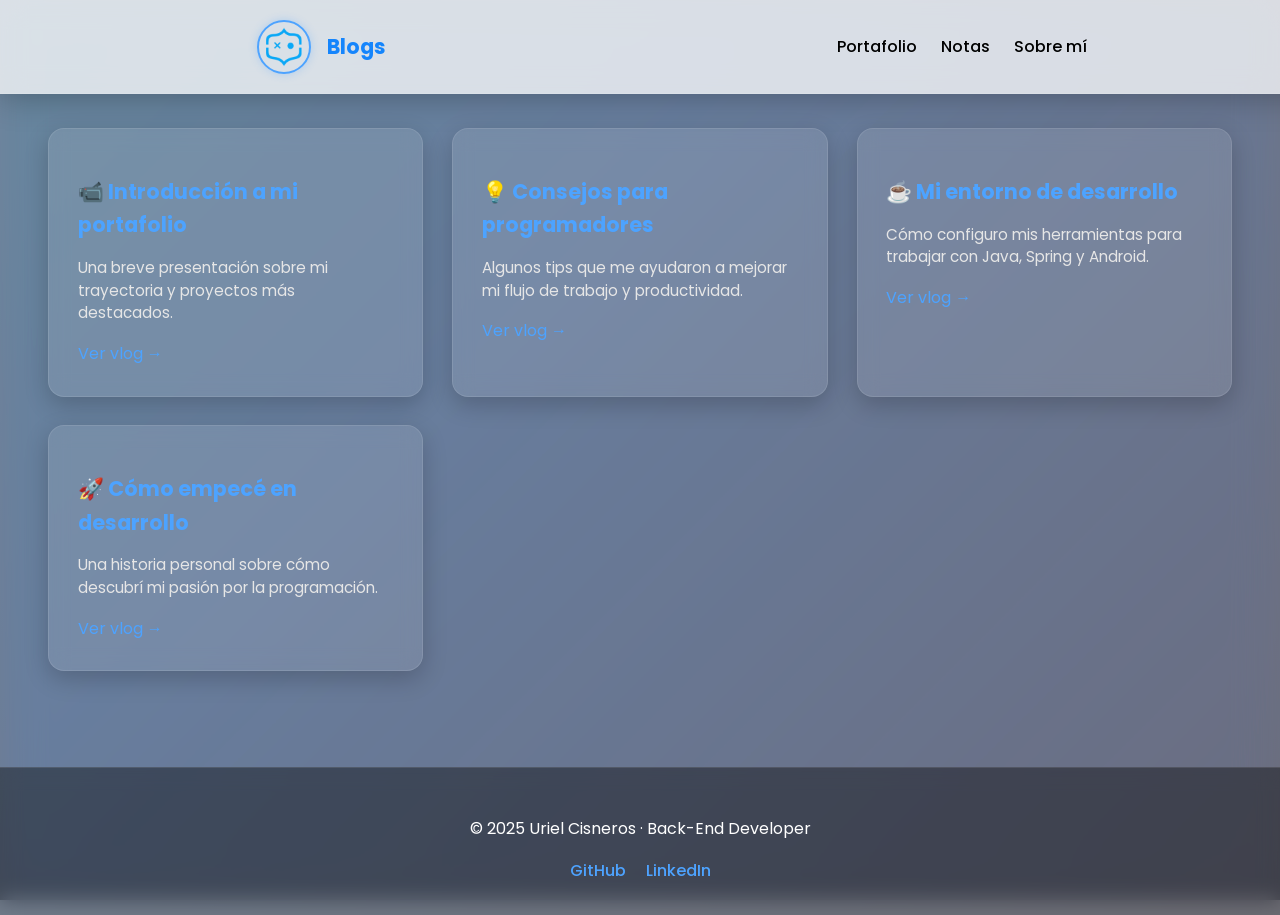
<file: blog.html>
<!DOCTYPE html>
<html lang="es">
<head>
  <meta charset="UTF-8" />
  <meta name="viewport" content="width=device-width, initial-scale=1" />
  <title>Vlogs - Uriel Cisneros</title>
  <link rel="stylesheet" href="style_blog.css" />
  <link href="https://fonts.googleapis.com/css2?family=Poppins:wght@300;400;600&display=swap" rel="stylesheet" />
</head>
<body>
  <header class="header">
    <div class="logo-container">
      <img src="media/icon_logo.png" alt="Logo" class="logo" />
      <h1>Blogs</h1>
    </div>
    <nav class="navbar">
      <ul>
        <li><a href="index.html">Portafolio</a></li>
        <li><a href="notas.html">Notas</a></li>
        <li><a href="#about">Sobre mí</a></li>
      </ul>
    </nav>
  </header>

  <main class="blog-section">
    <div class="blog-card">
      <h2>📹 Introducción a mi portafolio</h2>
      <p>Una breve presentación sobre mi trayectoria y proyectos más destacados.</p>
      <a href="vlogs/intro.html">Ver vlog →</a>
    </div>

    <div class="blog-card">
      <h2>💡 Consejos para programadores</h2>
      <p>Algunos tips que me ayudaron a mejorar mi flujo de trabajo y productividad.</p>
      <a href="vlogs/tips.html">Ver vlog →</a>
    </div>

    <div class="blog-card">
      <h2>☕ Mi entorno de desarrollo</h2>
      <p>Cómo configuro mis herramientas para trabajar con Java, Spring y Android.</p>
      <a href="vlogs/setup.html">Ver vlog →</a>
    </div>

    <div class="blog-card">
      <h2>🚀 Cómo empecé en desarrollo</h2>
      <p>Una historia personal sobre cómo descubrí mi pasión por la programación.</p>
      <a href="vlogs/historia.html">Ver vlog →</a>
    </div>
  </main>

  <footer class="site-footer">
    <p>© 2025 Uriel Cisneros · Back-End Developer</p>
    <div class="footer-links">
      <a href="https://github.com/EncodeGeminis" target="_blank">GitHub</a>
      <a href="https://www.linkedin.com/in/jorge-uriel-cisneros-martinez-8104a3252/" target="_blank">LinkedIn</a>
    </div>
  </footer>
</body>
</html>
</file>
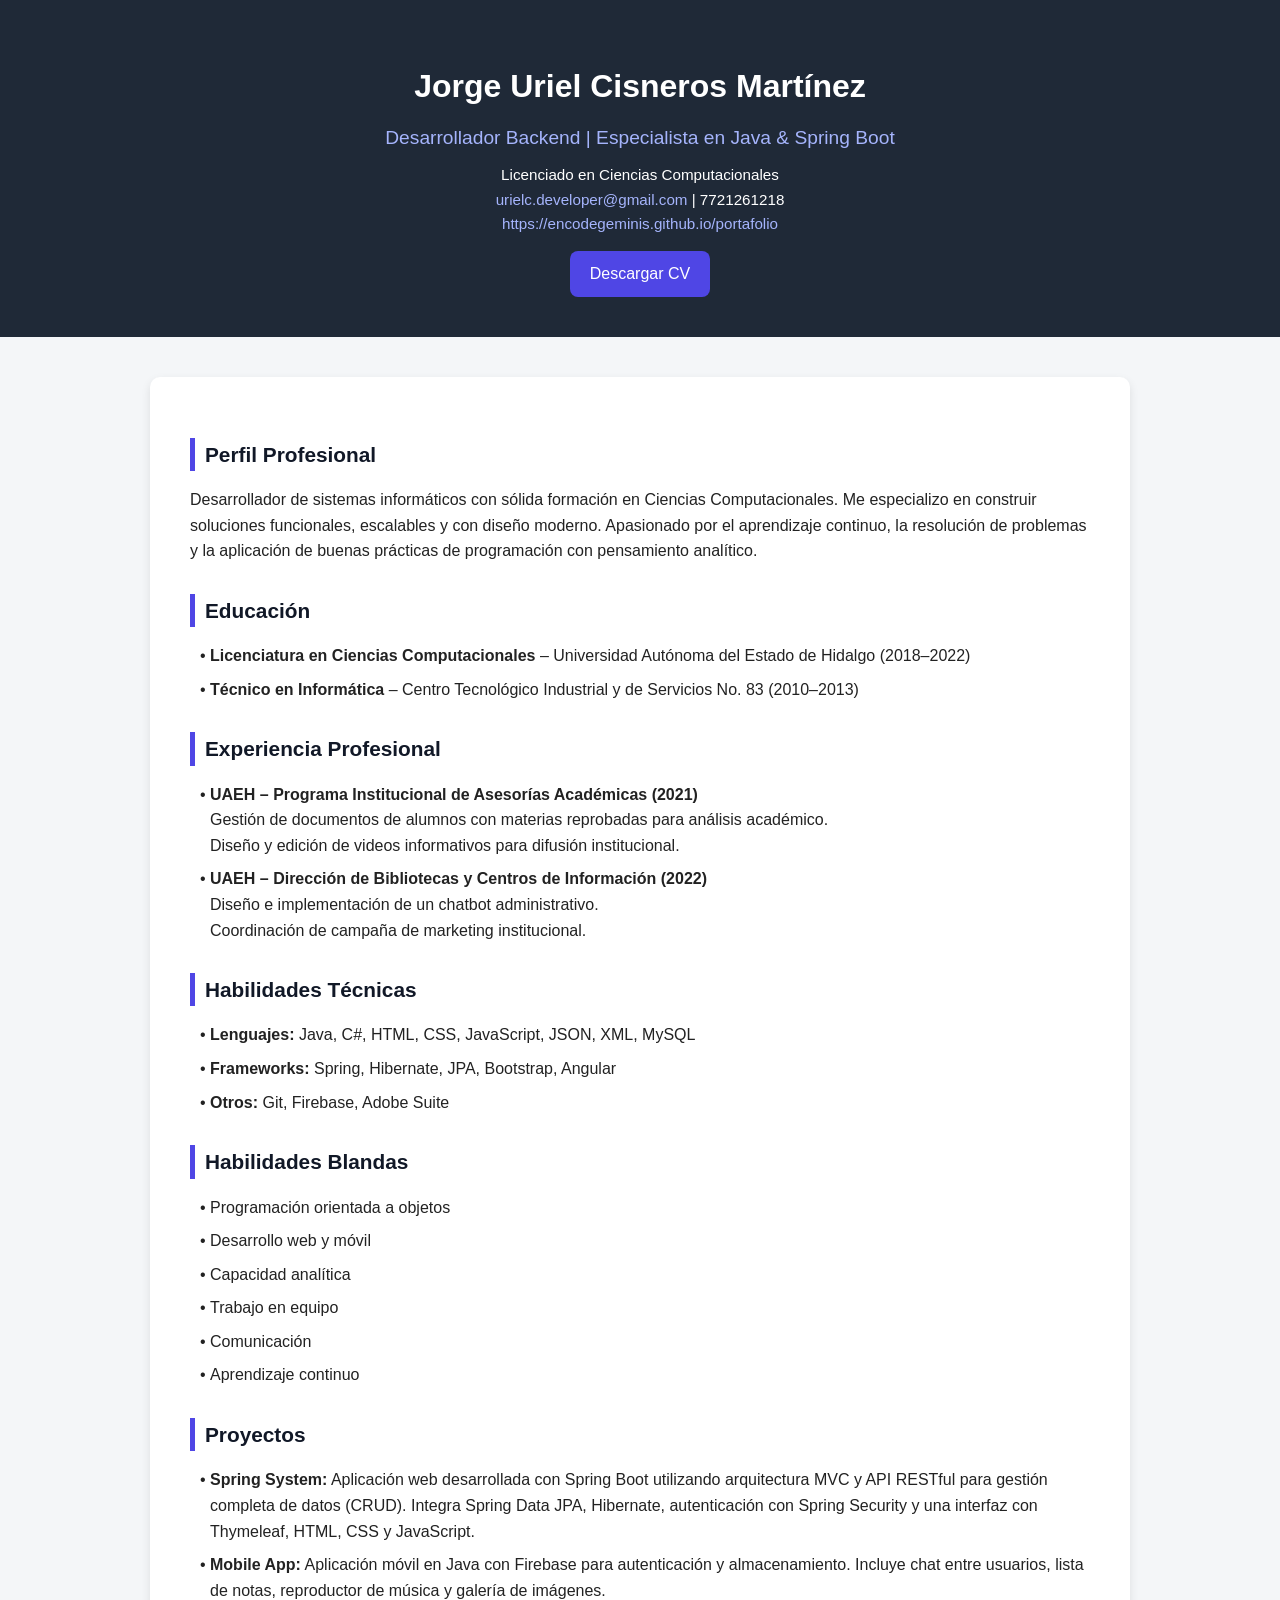
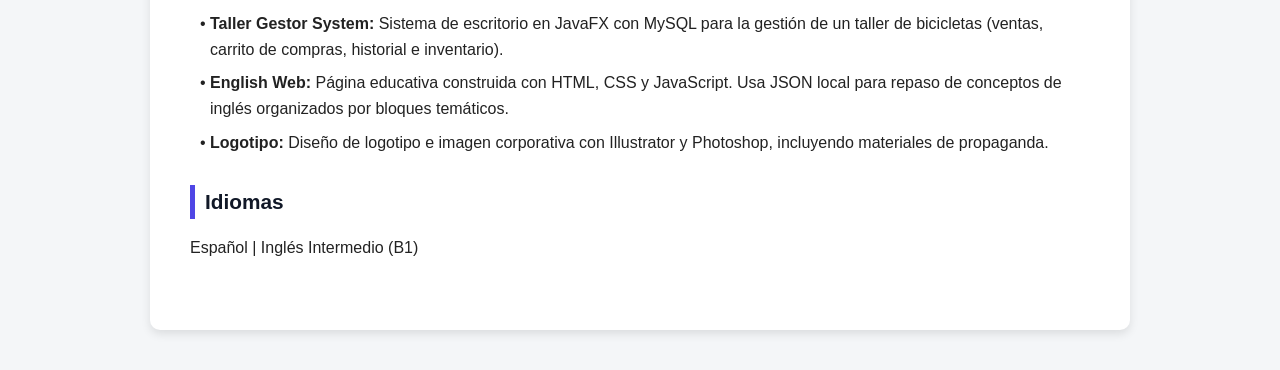
<file: cv.html>
<!DOCTYPE html>
<html lang="es">
<head>
  <meta charset="UTF-8" />
  <meta name="viewport" content="width=device-width, initial-scale=1.0" />
  <title>CV - Jorge Uriel Cisneros Martínez</title>
  <style>
    body {
      font-family: "Poppins", sans-serif;
      margin: 0;
      padding: 0;
      background: #f4f6f8;
      color: #222;
      line-height: 1.6;
      transition: background-color 0.4s ease, color 0.4s ease;
    }

    header {
      background: #1f2937;
      color: #fff;
      text-align: center;
      padding: 40px 20px;
    }

    header h1 {
      margin-bottom: 10px;
      font-size: 2em;
    }

    header h2 {
      margin: 0;
      font-weight: 400;
      font-size: 1.2em;
      color: #a5b4fc;
    }

    .contact-info {
      margin-top: 10px;
      font-size: 0.95em;
    }

    .contact-info a {
      color: #a5b4fc;
      text-decoration: none;
    }

    main {
      max-width: 900px;
      margin: 40px auto;
      background: #fff;
      border-radius: 10px;
      box-shadow: 0 4px 10px rgba(0, 0, 0, 0.1);
      padding: 40px;
    }

    section {
      margin-bottom: 30px;
    }

    h3 {
      border-left: 5px solid #4f46e5;
      padding-left: 10px;
      font-size: 1.3em;
      color: #111827;
      margin-bottom: 15px;
    }

    ul {
      list-style-type: "• ";
      padding-left: 20px;
    }

    li {
      margin-bottom: 8px;
    }

    .btn-descargar {
      display: inline-block;
      background: #4f46e5;
      color: white;
      padding: 10px 20px;
      border-radius: 8px;
      text-decoration: none;
      transition: background 0.3s ease;
      font-weight: 500;
    }

    .btn-descargar:hover {
      background: #3730a3;
    }

    /* Responsive */
    @media (max-width: 600px) {
      main {
        padding: 20px;
      }

      header h1 {
        font-size: 1.5em;
      }
    }
  </style>
</head>
<body>
  <header>
    <h1>Jorge Uriel Cisneros Martínez</h1>
    <h2>Desarrollador Backend | Especialista en Java & Spring Boot</h2>
    <p class="contact-info">
      Licenciado en Ciencias Computacionales<br>
      <a href="mailto:urielc.developer@gmail.com">urielc.developer@gmail.com</a> | 7721261218<br>
      <a href="https://encodegeminis.github.io/portafolio" target="_blank">https://encodegeminis.github.io/portafolio</a>
    </p>
    <a class="btn-descargar" href="https://raw.githubusercontent.com/EncodeGeminis/portafolio/main/media/Uriel_Cisneros_CV.pdf" download="Uriel_Cisneros_CV.pdf">
  Descargar CV
</a>
  </header>

  <main>
    <section id="perfil">
      <h3>Perfil Profesional</h3>
      <p>
        Desarrollador de sistemas informáticos con sólida formación en Ciencias Computacionales.
        Me especializo en construir soluciones funcionales, escalables y con diseño moderno.
        Apasionado por el aprendizaje continuo, la resolución de problemas y la aplicación de
        buenas prácticas de programación con pensamiento analítico.
      </p>
    </section>

    <section id="educacion">
      <h3>Educación</h3>
      <ul>
        <li><strong>Licenciatura en Ciencias Computacionales</strong> – Universidad Autónoma del Estado de Hidalgo (2018–2022)</li>
        <li><strong>Técnico en Informática</strong> – Centro Tecnológico Industrial y de Servicios No. 83 (2010–2013)</li>
      </ul>
    </section>

    <section id="experiencia">
      <h3>Experiencia Profesional</h3>
      <ul>
        <li><strong>UAEH – Programa Institucional de Asesorías Académicas (2021)</strong><br>
          Gestión de documentos de alumnos con materias reprobadas para análisis académico.<br>
          Diseño y edición de videos informativos para difusión institucional.
        </li>
        <li><strong>UAEH – Dirección de Bibliotecas y Centros de Información (2022)</strong><br>
          Diseño e implementación de un chatbot administrativo.<br>
          Coordinación de campaña de marketing institucional.
        </li>
      </ul>
    </section>

    <section id="habilidades-tecnicas">
      <h3>Habilidades Técnicas</h3>
      <ul>
        <li><strong>Lenguajes:</strong> Java, C#, HTML, CSS, JavaScript, JSON, XML, MySQL</li>
        <li><strong>Frameworks:</strong> Spring, Hibernate, JPA, Bootstrap, Angular</li>
        <li><strong>Otros:</strong> Git, Firebase, Adobe Suite</li>
      </ul>
    </section>

    <section id="habilidades-blandas">
      <h3>Habilidades Blandas</h3>
      <ul>
        <li>Programación orientada a objetos</li>
        <li>Desarrollo web y móvil</li>
        <li>Capacidad analítica</li>
        <li>Trabajo en equipo</li>
        <li>Comunicación</li>
        <li>Aprendizaje continuo</li>
      </ul>
    </section>

    <section id="proyectos">
      <h3>Proyectos</h3>
      <ul>
        <li><strong>Spring System:</strong> Aplicación web desarrollada con Spring Boot utilizando arquitectura MVC y API RESTful para gestión completa de datos (CRUD). Integra Spring Data JPA, Hibernate, autenticación con Spring Security y una interfaz con Thymeleaf, HTML, CSS y JavaScript.</li>
        <li><strong>Mobile App:</strong> Aplicación móvil en Java con Firebase para autenticación y almacenamiento. Incluye chat entre usuarios, lista de notas, reproductor de música y galería de imágenes.</li>
        <li><strong>Taller Gestor System:</strong> Sistema de escritorio en JavaFX con MySQL para la gestión de un taller de bicicletas (ventas, carrito de compras, historial e inventario).</li>
        <li><strong>English Web:</strong> Página educativa construida con HTML, CSS y JavaScript. Usa JSON local para repaso de conceptos de inglés organizados por bloques temáticos.</li>
        <li><strong>Logotipo:</strong> Diseño de logotipo e imagen corporativa con Illustrator y Photoshop, incluyendo materiales de propaganda.</li>
      </ul>
    </section>

    <section id="idiomas">
      <h3>Idiomas</h3>
      <p>Español | Inglés Intermedio (B1)</p>
    </section>
  </main>
</body>
</html>
</file>
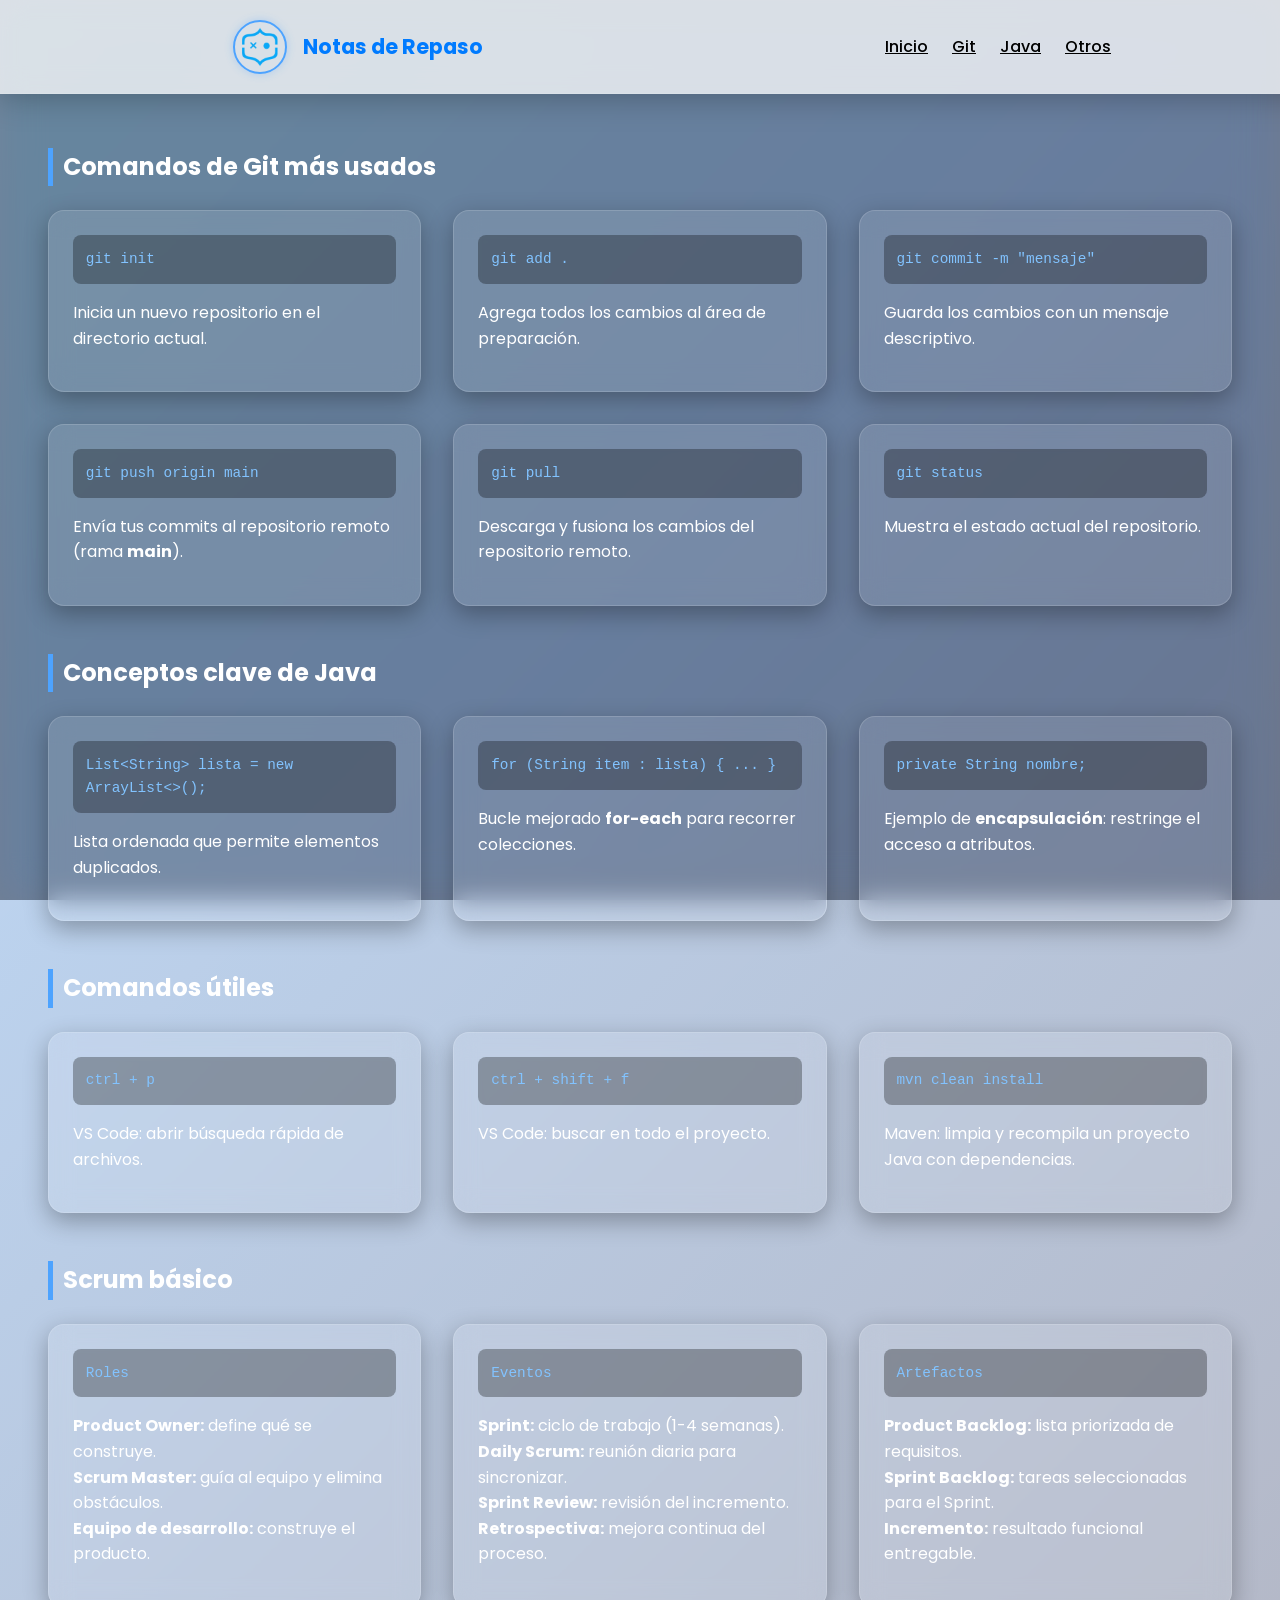
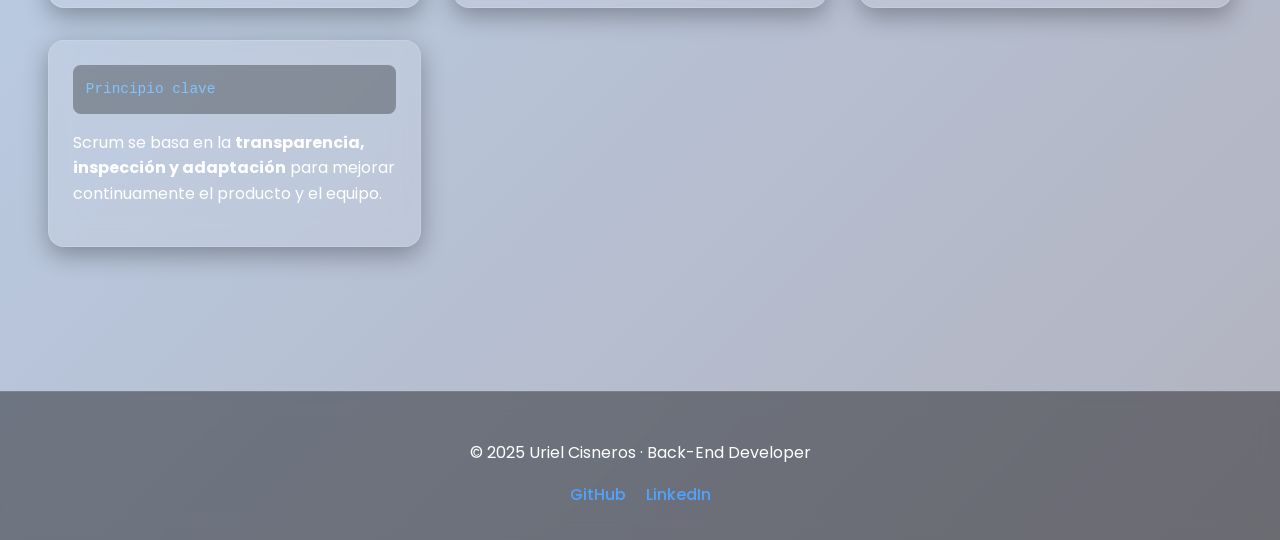
<file: notas.html>
<!DOCTYPE html>
<html lang="es">

<head>
  <meta charset="UTF-8" />
  <meta name="viewport" content="width=device-width, initial-scale=1" />
  <title>Notas de Repaso</title>
  <link rel="stylesheet" href="style_notas.css" />
  <link href="https://fonts.googleapis.com/css2?family=Poppins:wght@300;400;600&display=swap" rel="stylesheet" />
</head>

<body>
  <header class="header">
    <div class="logo-container">
    <div class="menu-toggle" id="menu-toggle">
      <span></span>
      <span></span>
      <span></span>
    </div>
      <img src="media/icon_logo.png" alt="Logo" class="logo" />
      <h1>Notas de Repaso</h1>
    </div>
    
    <nav class="navbar" id="navbar">
      <ul>
        <li><a href="index.html">Inicio</a></li>
        <li><a href="#git">Git</a></li>
        <li><a href="#java">Java</a></li>
        <li><a href="#otros">Otros</a></li>
      </ul>
    </nav>
  </header>

  <main>
    <section id="git">
      <h2>Comandos de Git más usados</h2>
      <div class="cards-container">
        <div class="card">
          <code>git init</code>
          <p>Inicia un nuevo repositorio en el directorio actual.</p>
        </div>
        <div class="card">
          <code>git add .</code>
          <p>Agrega todos los cambios al área de preparación.</p>
        </div>
        <div class="card">
          <code>git commit -m "mensaje"</code>
          <p>Guarda los cambios con un mensaje descriptivo.</p>
        </div>
        <div class="card">
          <code>git push origin main</code>
          <p>Envía tus commits al repositorio remoto (rama <b>main</b>).</p>
        </div>
        <div class="card">
          <code>git pull</code>
          <p>Descarga y fusiona los cambios del repositorio remoto.</p>
        </div>
        <div class="card">
          <code>git status</code>
          <p>Muestra el estado actual del repositorio.</p>
        </div>
      </div>
    </section>

    <section id="java">
      <h2>Conceptos clave de Java</h2>
      <div class="cards-container">
        <div class="card">
          <code>List&lt;String&gt; lista = new ArrayList&lt;&gt;();</code>
          <p>Lista ordenada que permite elementos duplicados.</p>
        </div>
        <div class="card">
          <code>for (String item : lista) { ... }</code>
          <p>Bucle mejorado <b>for-each</b> para recorrer colecciones.</p>
        </div>
        <div class="card">
          <code>private String nombre;</code>
          <p>Ejemplo de <b>encapsulación</b>: restringe el acceso a atributos.</p>
        </div>
      </div>
    </section>

    <section id="otros">
      <h2>Comandos útiles</h2>
      <div class="cards-container">
        <div class="card">
          <code>ctrl + p</code>
          <p>VS Code: abrir búsqueda rápida de archivos.</p>
        </div>
        <div class="card">
          <code>ctrl + shift + f</code>
          <p>VS Code: buscar en todo el proyecto.</p>
        </div>
        <div class="card">
          <code>mvn clean install</code>
          <p>Maven: limpia y recompila un proyecto Java con dependencias.</p>
        </div>
      </div>
    </section>

    <section id="scrum">
      <h2>Scrum básico</h2>
      <div class="cards-container">
        <div class="card">
          <code>Roles</code>
          <p><strong>Product Owner:</strong> define qué se construye.<br>
            <strong>Scrum Master:</strong> guía al equipo y elimina obstáculos.<br>
            <strong>Equipo de desarrollo:</strong> construye el producto.
          </p>
        </div>

        <div class="card">
          <code>Eventos</code>
          <p><strong>Sprint:</strong> ciclo de trabajo (1-4 semanas).<br>
            <strong>Daily Scrum:</strong> reunión diaria para sincronizar.<br>
            <strong>Sprint Review:</strong> revisión del incremento.<br>
            <strong>Retrospectiva:</strong> mejora continua del proceso.
          </p>
        </div>

        <div class="card">
          <code>Artefactos</code>
          <p><strong>Product Backlog:</strong> lista priorizada de requisitos.<br>
            <strong>Sprint Backlog:</strong> tareas seleccionadas para el Sprint.<br>
            <strong>Incremento:</strong> resultado funcional entregable.
          </p>
        </div>

        <div class="card">
          <code>Principio clave</code>
          <p>Scrum se basa en la <strong>transparencia, inspección y adaptación</strong> para mejorar continuamente el
            producto y el equipo.</p>
        </div>
      </div>
    </section>
  </main>

  <footer class="site-footer">
    <p>© 2025 Uriel Cisneros · Back-End Developer</p>
    <div class="footer-links">
      <a href="https://github.com/EncodeGeminis" target="_blank">GitHub</a>
      <a href="https://www.linkedin.com/in/jorge-uriel-cisneros-martinez-8104a3252/" target="_blank">LinkedIn</a>
    </div>
  </footer>
  <script>
    const menuToggle = document.getElementById('menu-toggle');
    const navbar = document.getElementById('navbar');
    const navLinks = navbar.querySelectorAll('a');

    // Abrir/cerrar menú
    menuToggle.addEventListener('click', () => {
      navbar.classList.toggle('active');
      menuToggle.classList.toggle('open');
    });

    navLinks.forEach(link => {
      link.addEventListener('click', () => {
        navbar.classList.remove('active');
        menuToggle.classList.remove('open');
      });
    });
  </script>
</body>

</html>
</file>
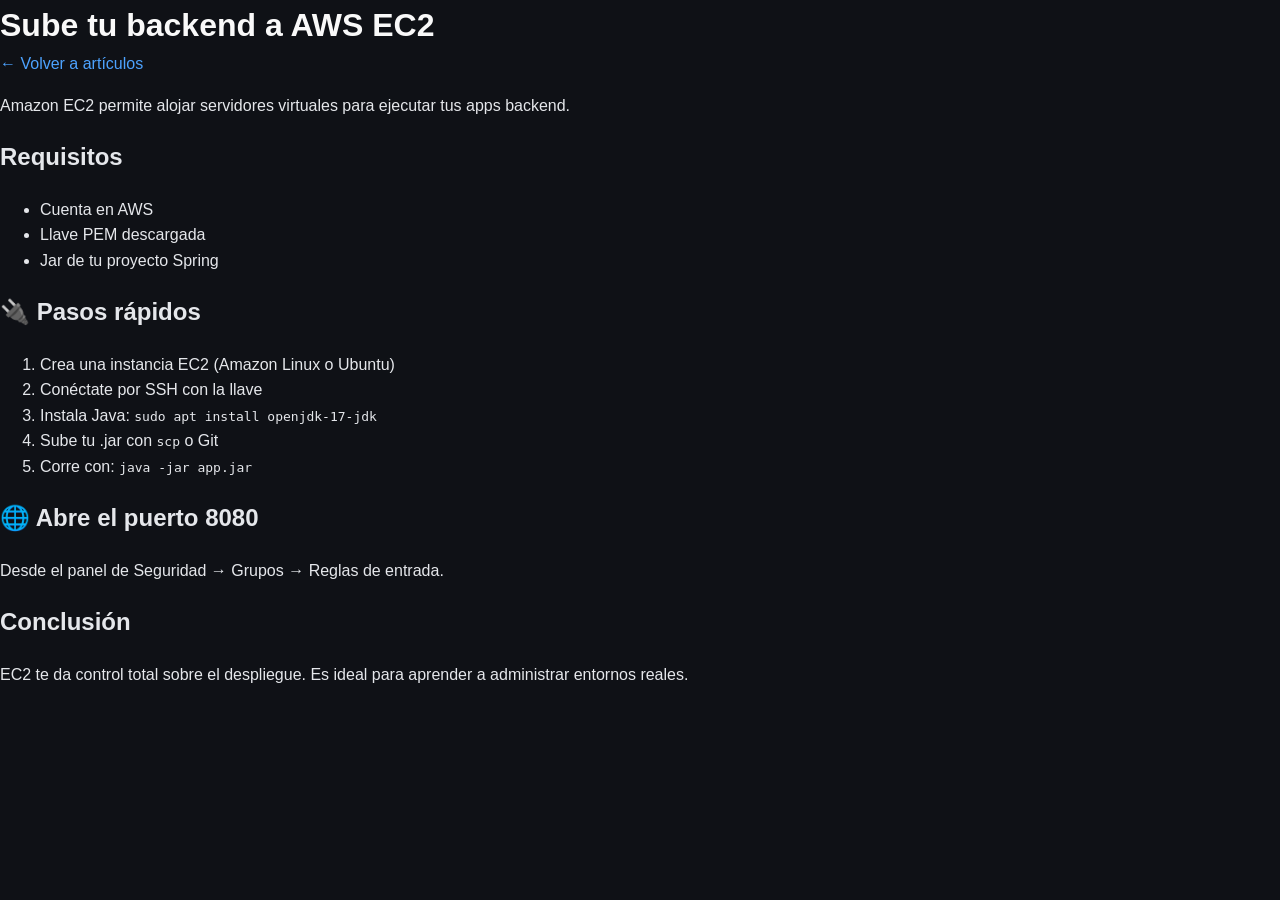
<file: articulos/aws-ec2.html>
<!DOCTYPE html>
<html lang="es">
<head>
  <meta charset="UTF-8" />
  <meta name="viewport" content="width=device-width, initial-scale=1" />
  <title>Subir backend a AWS EC2</title>
  <link rel="stylesheet" href="../style.css" />
</head>
<body>
  <header>
    <h1>Sube tu backend a AWS EC2</h1>
    <nav>
      <a href="../blog.html">← Volver a artículos</a>
    </nav>
  </header>

  <main class="article-content">
    <p>
      Amazon EC2 permite alojar servidores virtuales para ejecutar tus apps backend.
    </p>

    <h2> Requisitos</h2>
    <ul>
      <li>Cuenta en AWS</li>
      <li>Llave PEM descargada</li>
      <li>Jar de tu proyecto Spring</li>
    </ul>

    <h2>🔌 Pasos rápidos</h2>
    <ol>
      <li>Crea una instancia EC2 (Amazon Linux o Ubuntu)</li>
      <li>Conéctate por SSH con la llave</li>
      <li>Instala Java: <code>sudo apt install openjdk-17-jdk</code></li>
      <li>Sube tu .jar con <code>scp</code> o Git</li>
      <li>Corre con: <code>java -jar app.jar</code></li>
    </ol>

    <h2>🌐 Abre el puerto 8080</h2>
    <p>Desde el panel de Seguridad → Grupos → Reglas de entrada.</p>

    <h2>Conclusión</h2>
    <p>
      EC2 te da control total sobre el despliegue. Es ideal para aprender a administrar entornos reales.
    </p>
  </main>
</body>
</html>
</file>
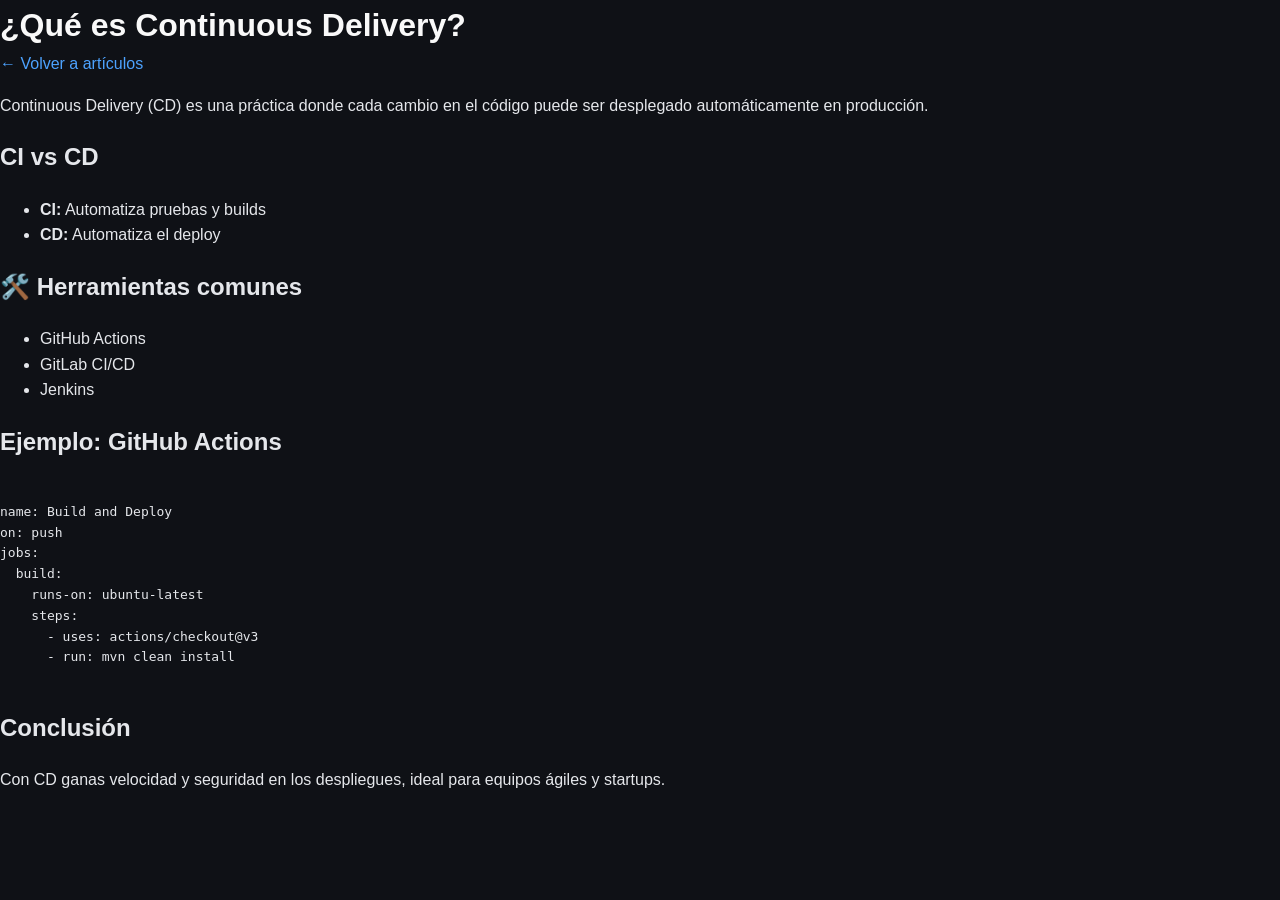
<file: articulos/cd.html>
<!DOCTYPE html>
<html lang="es">
<head>
  <meta charset="UTF-8" />
  <meta name="viewport" content="width=device-width, initial-scale=1" />
  <title>¿Qué es Continuous Delivery?</title>
  <link rel="stylesheet" href="../style.css" />
</head>
<body>
  <header>
    <h1>¿Qué es Continuous Delivery?</h1>
    <nav>
      <a href="../blog.html">← Volver a artículos</a>
    </nav>
  </header>

  <main class="article-content">
    <p>Continuous Delivery (CD) es una práctica donde cada cambio en el código puede ser desplegado automáticamente en producción.</p>

    <h2> CI vs CD</h2>
    <ul>
      <li><strong>CI:</strong> Automatiza pruebas y builds</li>
      <li><strong>CD:</strong> Automatiza el deploy</li>
    </ul>

    <h2>🛠️ Herramientas comunes</h2>
    <ul>
      <li>GitHub Actions</li>
      <li>GitLab CI/CD</li>
      <li>Jenkins</li>
    </ul>

    <h2> Ejemplo: GitHub Actions</h2>
    <pre><code class="language-yaml">
name: Build and Deploy
on: push
jobs:
  build:
    runs-on: ubuntu-latest
    steps:
      - uses: actions/checkout@v3
      - run: mvn clean install
    </code></pre>

    <h2>Conclusión</h2>
    <p>Con CD ganas velocidad y seguridad en los despliegues, ideal para equipos ágiles y startups.</p>
  </main>
</body>
</html>
</file>
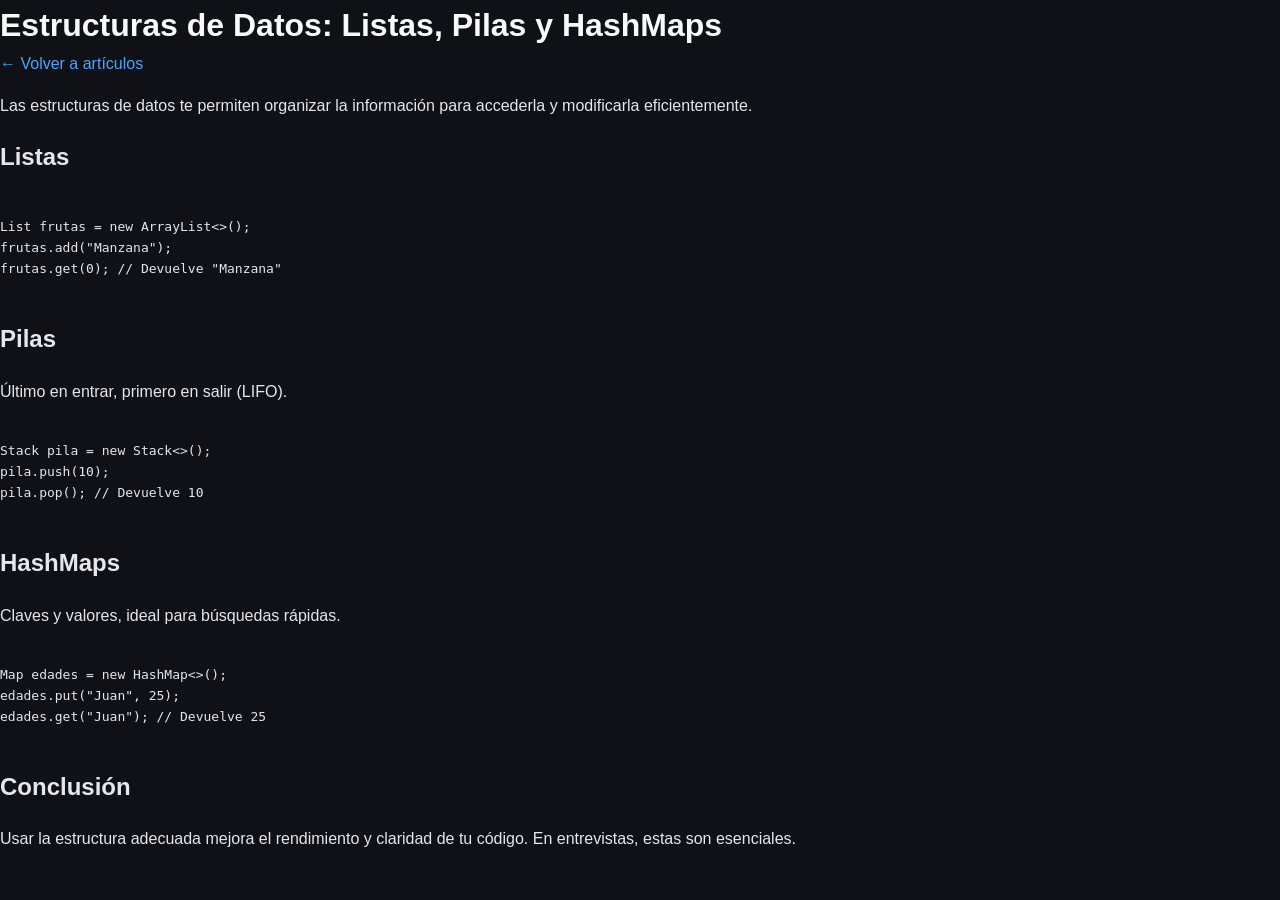
<file: articulos/estructuras.html>
<!DOCTYPE html>
<html lang="es">
<head>
  <meta charset="UTF-8" />
  <meta name="viewport" content="width=device-width, initial-scale=1" />
  <title>Estructuras de Datos en Java</title>
  <link rel="stylesheet" href="../style.css" />
</head>
<body>
  <header>
    <h1>Estructuras de Datos: Listas, Pilas y HashMaps</h1>
    <nav>
      <a href="../blog.html">← Volver a artículos</a>
    </nav>
  </header>

  <main class="article-content">
    <p>Las estructuras de datos te permiten organizar la información para accederla y modificarla eficientemente.</p>

    <h2>Listas</h2>
    <pre><code class="language-java">
List<String> frutas = new ArrayList<>();
frutas.add("Manzana");
frutas.get(0); // Devuelve "Manzana"
    </code></pre>

    <h2>Pilas</h2>
    <p>Último en entrar, primero en salir (LIFO).</p>
    <pre><code class="language-java">
Stack<Integer> pila = new Stack<>();
pila.push(10);
pila.pop(); // Devuelve 10
    </code></pre>

    <h2>HashMaps</h2>
    <p>Claves y valores, ideal para búsquedas rápidas.</p>
    <pre><code class="language-java">
Map<String, Integer> edades = new HashMap<>();
edades.put("Juan", 25);
edades.get("Juan"); // Devuelve 25
    </code></pre>

    <h2>Conclusión</h2>
    <p>
      Usar la estructura adecuada mejora el rendimiento y claridad de tu código. En entrevistas, estas son esenciales.
    </p>
  </main>
</body>
</html>
</file>
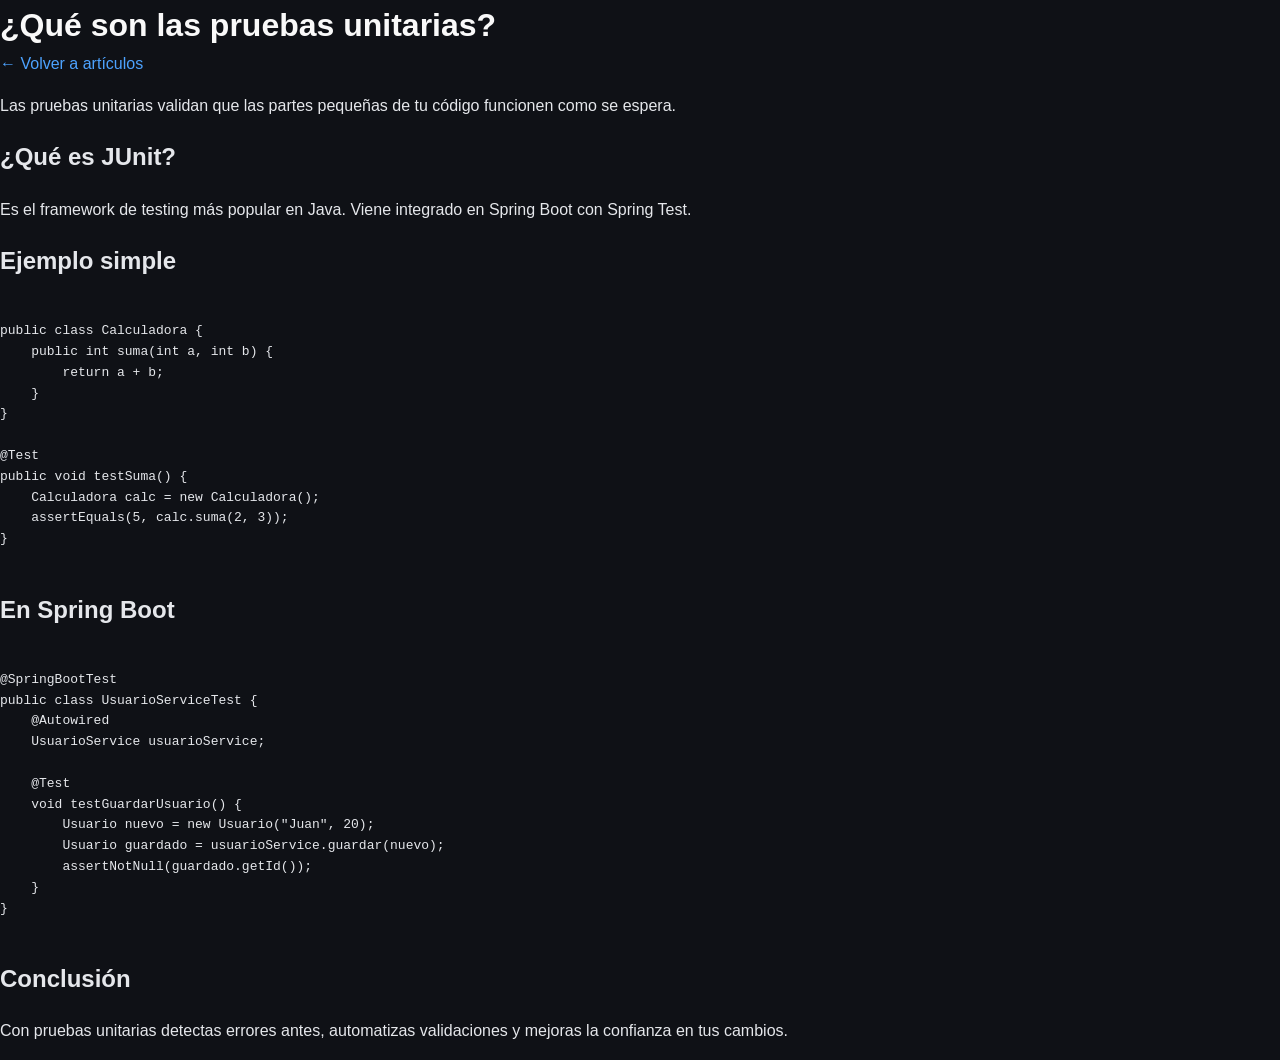
<file: articulos/junit.html>
<!DOCTYPE html>
<html lang="es">
<head>
  <meta charset="UTF-8" />
  <meta name="viewport" content="width=device-width, initial-scale=1" />
  <title>¿Qué es JUnit?</title>
  <link rel="stylesheet" href="../style.css" />
</head>
<body>
  <header>
    <h1>¿Qué son las pruebas unitarias?</h1>
    <nav>
      <a href="../blog.html">← Volver a artículos</a>
    </nav>
  </header>

  <main class="article-content">
    <p>
      Las pruebas unitarias validan que las partes pequeñas de tu código funcionen como se espera.
    </p>

    <h2>¿Qué es JUnit?</h2>
    <p>Es el framework de testing más popular en Java. Viene integrado en Spring Boot con Spring Test.</p>

    <h2>Ejemplo simple</h2>
    <pre><code class="language-java">
public class Calculadora {
    public int suma(int a, int b) {
        return a + b;
    }
}

@Test
public void testSuma() {
    Calculadora calc = new Calculadora();
    assertEquals(5, calc.suma(2, 3));
}
    </code></pre>

    <h2>En Spring Boot</h2>
    <pre><code class="language-java">
@SpringBootTest
public class UsuarioServiceTest {
    @Autowired
    UsuarioService usuarioService;

    @Test
    void testGuardarUsuario() {
        Usuario nuevo = new Usuario("Juan", 20);
        Usuario guardado = usuarioService.guardar(nuevo);
        assertNotNull(guardado.getId());
    }
}
    </code></pre>

    <h2>Conclusión</h2>
    <p>
      Con pruebas unitarias detectas errores antes, automatizas validaciones y mejoras la confianza en tus cambios.
    </p>
  </main>
</body>
</html>
</file>
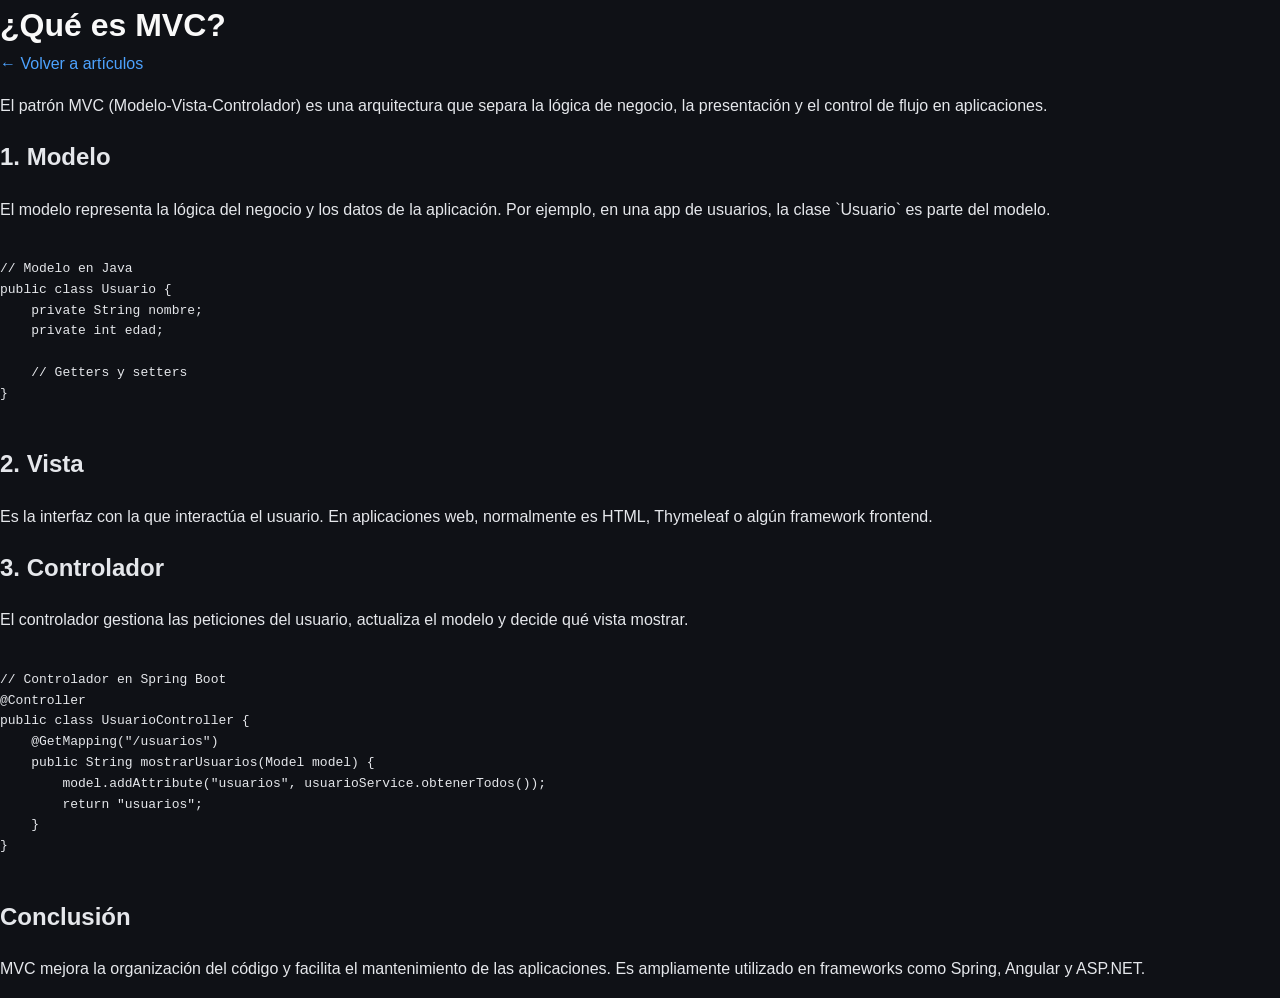
<file: articulos/mvc.html>
<!DOCTYPE html>
<html lang="es">
<head>
  <meta charset="UTF-8" />
  <meta name="viewport" content="width=device-width, initial-scale=1" />
  <title>¿Qué es MVC? - Notas Técnicas</title>
  <link rel="stylesheet" href="../style.css" />
</head>
<body>
  <header>
    <h1>¿Qué es MVC?</h1>
    <nav>
      <a href="../blog.html">← Volver a artículos</a>
    </nav>
  </header>

  <main class="article-content">
    <p>
      El patrón MVC (Modelo-Vista-Controlador) es una arquitectura que separa la lógica de negocio, la presentación
      y el control de flujo en aplicaciones.
    </p>

    <h2>1. Modelo</h2>
    <p>
      El modelo representa la lógica del negocio y los datos de la aplicación. Por ejemplo, en una app de usuarios,
      la clase `Usuario` es parte del modelo.
    </p>

    <pre><code class="language-java">
// Modelo en Java
public class Usuario {
    private String nombre;
    private int edad;

    // Getters y setters
}
    </code></pre>

    <h2>2. Vista</h2>
    <p>
      Es la interfaz con la que interactúa el usuario. En aplicaciones web, normalmente es HTML, Thymeleaf o algún framework frontend.
    </p>

    <h2>3. Controlador</h2>
    <p>
      El controlador gestiona las peticiones del usuario, actualiza el modelo y decide qué vista mostrar.
    </p>

    <pre><code class="language-java">
// Controlador en Spring Boot
@Controller
public class UsuarioController {
    @GetMapping("/usuarios")
    public String mostrarUsuarios(Model model) {
        model.addAttribute("usuarios", usuarioService.obtenerTodos());
        return "usuarios";
    }
}
    </code></pre>

    <h2>Conclusión</h2>
    <p>
      MVC mejora la organización del código y facilita el mantenimiento de las aplicaciones.
      Es ampliamente utilizado en frameworks como Spring, Angular y ASP.NET.
    </p>
  </main>
</body>
</html>
</file>
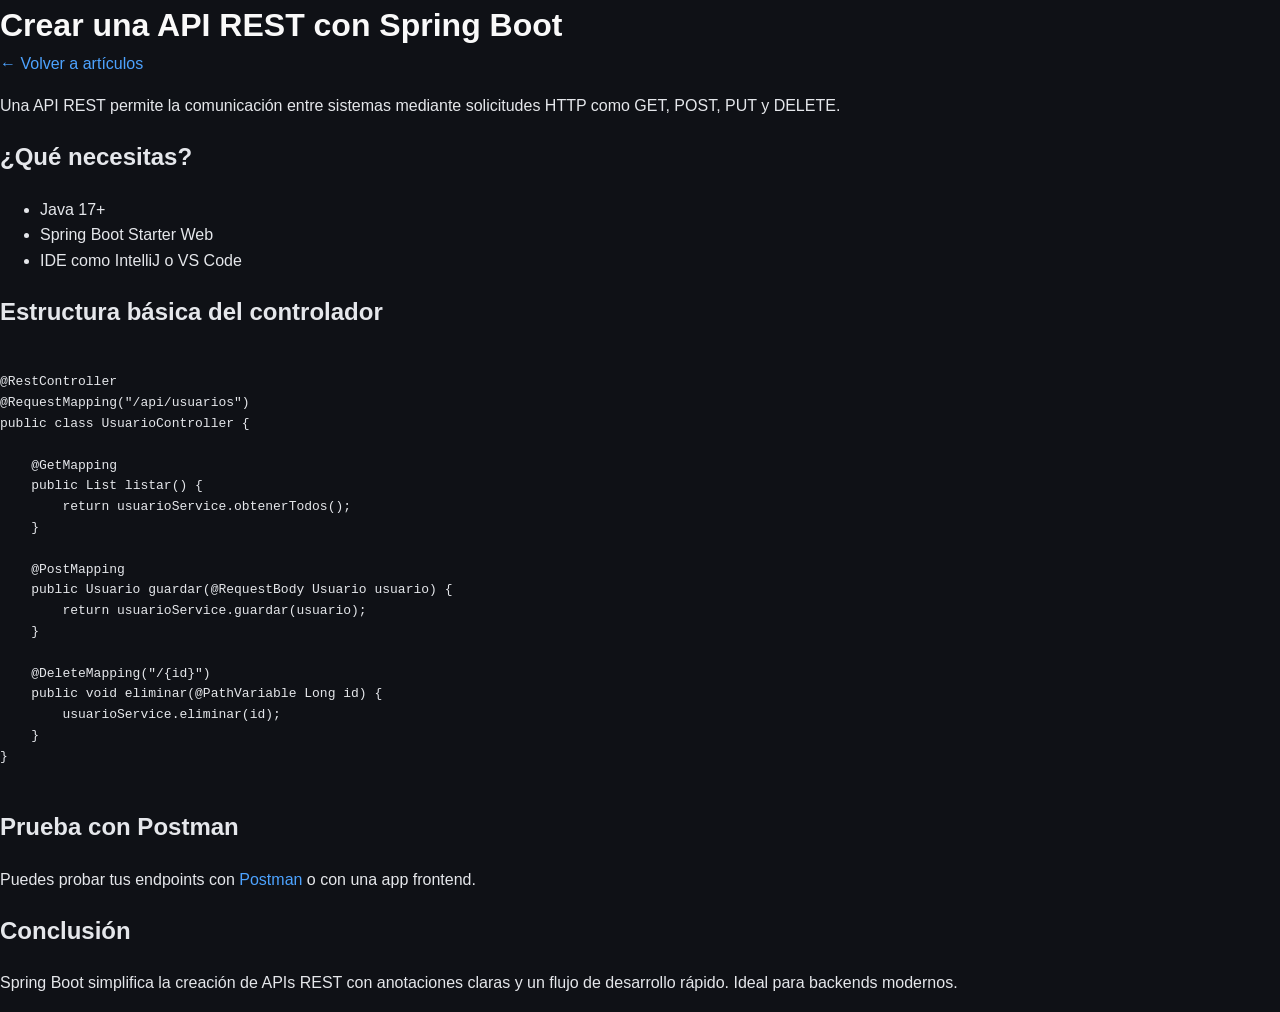
<file: articulos/restapi.html>
<!DOCTYPE html>
<html lang="es">
<head>
  <meta charset="UTF-8" />
  <meta name="viewport" content="width=device-width, initial-scale=1" />
  <title>API REST con Spring Boot</title>
  <link rel="stylesheet" href="../style.css" />
</head>
<body>
  <header>
    <h1>Crear una API REST con Spring Boot</h1>
    <nav>
      <a href="../blog.html">← Volver a artículos</a>
    </nav>
  </header>

  <main class="article-content">
    <p>Una API REST permite la comunicación entre sistemas mediante solicitudes HTTP como GET, POST, PUT y DELETE.</p>

    <h2>¿Qué necesitas?</h2>
    <ul>
      <li>Java 17+</li>
      <li>Spring Boot Starter Web</li>
      <li>IDE como IntelliJ o VS Code</li>
    </ul>

    <h2>Estructura básica del controlador</h2>
    <pre><code class="language-java">
@RestController
@RequestMapping("/api/usuarios")
public class UsuarioController {

    @GetMapping
    public List<Usuario> listar() {
        return usuarioService.obtenerTodos();
    }

    @PostMapping
    public Usuario guardar(@RequestBody Usuario usuario) {
        return usuarioService.guardar(usuario);
    }

    @DeleteMapping("/{id}")
    public void eliminar(@PathVariable Long id) {
        usuarioService.eliminar(id);
    }
}
    </code></pre>

    <h2>Prueba con Postman</h2>
    <p>
      Puedes probar tus endpoints con <a href="https://www.postman.com/" target="_blank">Postman</a> o con una app frontend.
    </p>

    <h2>Conclusión</h2>
    <p>
      Spring Boot simplifica la creación de APIs REST con anotaciones claras y un flujo de desarrollo rápido. Ideal para backends modernos.
    </p>
  </main>
</body>
</html>
</file>
<file: style_blog.css>
/* ======= ESTILOS BASE ======= */
body {
  font-family: "Poppins", sans-serif;
  margin: 0;
  padding: 0;
  min-height: 100vh;
  background: linear-gradient(135deg, rgba(0, 123, 255, 0.25), rgba(0, 0, 40, 0.3));
  overflow-x: hidden;
  color: #fff;
  transition: background 0.4s ease, color 0.4s ease;
  line-height: 1.6;
  position: relative;
}

body::before {
  content: "";
  position: fixed;
  top: 0;
  left: 0;
  width: 100%;
  height: 100%;
  background: rgba(20, 25, 40, 0.45);
  backdrop-filter: blur(20px) saturate(180%);
  -webkit-backdrop-filter: blur(20px) saturate(180%);
  z-index: -1;
}

a {
  color: #4da3ff;
  text-decoration: none;
  transition: color 0.3s;
}

a:hover {
  color: #82c3ff;
}

/* ======= HEADER ======= */
.header {
  position: fixed;
  top: 0;
  left: 0;
  width: 100%;
  z-index: 2000;
  display: flex;
  justify-content:space-around;
  align-items: center;
  padding: 1rem 2rem;
  background: rgba(255, 255, 255, 0.75);
  backdrop-filter: blur(12px);
  border-bottom: 1px solid rgba(255, 255, 255, 0.08);
  box-shadow: 0 4px 30px rgba(0, 0, 0, 0.25);
}

.logo-container {
  display: flex;
  align-items: center;
  gap: 1rem;
}

.logo {
  height: 50px;
  border-radius: 50%;
  border: 2px solid #4da3ff;
  box-shadow: 0 0 8px rgba(77, 163, 255, 0.3);
}

.header h1 {
  font-size: 1.3rem;
  color: #007bff;
  opacity: 0.9;
}

.navbar ul {
  list-style: none;
  display: flex;
  gap: 1.5rem;
  margin: 0;
  padding: 0;
}

.navbar a {
  font-weight: 500;
  color: #000;
  transition: color 0.3s, transform 0.2s;
}

.navbar a:hover {
  color: #4da3ff;
  transform: translateY(-2px);
}

/* ======= BLOG SECTION ======= */
.blog-section {
  display: grid;
  grid-template-columns: repeat(auto-fit, minmax(280px, 1fr));
  gap: 1.8rem;
  padding: 8rem 3rem 3rem;
  max-width: 1200px;
  margin: auto;
}

.blog-card {
  background: rgba(255, 255, 255, 0.1);
  border-radius: 16px;
  box-shadow: 0 8px 24px rgba(0, 0, 0, 0.2);
  padding: 1.8rem;
  border: 1px solid rgba(255, 255, 255, 0.1);
  transition: transform 0.3s ease, box-shadow 0.3s ease, border 0.3s ease;
  backdrop-filter: blur(10px);
}

.blog-card:hover {
  transform: translateY(-8px);
  box-shadow: 0 12px 30px rgba(0, 0, 0, 0.3);
  border-color: rgba(77, 163, 255, 0.6);
}

.blog-card h2 {
  color: #4da3ff;
  font-size: 1.3rem;
  margin-bottom: 0.7rem;
}

.blog-card p {
  color: #e6e6e6;
  font-size: 0.95rem;
  line-height: 1.5;
  margin-bottom: 1rem;
}

.site-footer {
  background: rgba(0, 0, 0, 0.4);
  text-align: center;
  padding: 2rem 1rem;
  border-top: 1px solid rgba(255, 255, 255, 0.1);
  margin-top: 3rem;
  backdrop-filter: blur(10px);
}

.footer-links a {
  color: #4da3ff;
  margin: 0 0.5rem;
  text-decoration: none;
  font-weight: 500;
}

.footer-links a:hover {
  text-decoration: underline;
}
</file>
<file: style_notas.css>
body {
  font-family: "Poppins", sans-serif;
  margin: 0;
  padding: 0;
  min-height: 100vh;
  background: linear-gradient(135deg, rgba(0, 123, 255, 0.25), rgba(0, 0, 40, 0.3));
  color: #fff;
  line-height: 1.6;
  overflow-x: hidden;
}

body::before {
  content: "";
  position: fixed;
  top: 0;
  left: 0;
  width: 100%;
  height: 100%;
  background: rgba(20, 25, 40, 0.45);
  backdrop-filter: blur(20px) saturate(180%);
  -webkit-backdrop-filter: blur(20px) saturate(180%);
  z-index: -1;
}

.header {
  position: fixed;
  top: 0;
  left: 0;
  width: 100%;
  z-index: 2000;
  display: flex;
  justify-content: space-around;
  align-items: center;
  padding: 1rem 2rem;
  background: rgba(255, 255, 255, 0.75);
  backdrop-filter: blur(12px);
  border-bottom: 1px solid rgba(255, 255, 255, 0.08);
  box-shadow: 0 4px 30px rgba(0, 0, 0, 0.25);
}

.logo-container {
  display: flex;
  align-items: center;
  gap: 1rem;
}

.logo {
  height: 50px;
  border-radius: 50%;
  border: 2px solid #4da3ff;
  box-shadow: 0 0 8px rgba(77, 163, 255, 0.3);
}

.header h1 {
  font-size: 1.3rem;
  color: #007bff;
}

.navbar ul {
  list-style: none;
  display: flex;
  gap: 1.5rem;
  margin: 0;
  padding: 0;
}

.navbar a {
  color: #000;
  font-weight: 500;
  transition: color 0.3s, transform 0.2s;
}

.navbar a:hover {
  color: #4da3ff;
  transform: translateY(-2px);
}

main {
  padding: 8rem 3rem 3rem;
  max-width: 1200px;
  margin: auto;
}

main h2 {
  margin-bottom: 1.5rem;
  border-left: 5px solid #4da3ff;
  padding-left: 10px;
  color: #ffffff;
  font-size: 1.5rem;
}

/* ======= CARDS ======= */
.cards-container {
  display: grid;
  grid-template-columns: repeat(auto-fit, minmax(280px, 1fr));
  gap: 2rem;
  margin-bottom: 3rem;
}

.card {
  background: rgba(255, 255, 255, 0.1);
  border: 1px solid rgba(255, 255, 255, 0.15);
  border-radius: 16px;
  padding: 1.5rem;
  box-shadow: 0 8px 24px rgba(0, 0, 0, 0.3);
  transition: transform 0.3s, box-shadow 0.3s, border-color 0.3s;
  backdrop-filter: blur(12px);
}

.card:hover {
  transform: translateY(-8px);
  border-color: rgba(77, 163, 255, 0.6);
  box-shadow: 0 12px 28px rgba(0, 0, 0, 0.35);
}

.card code {
  display: block;
  font-family: "JetBrains Mono", monospace;
  background-color: rgba(0, 0, 0, 0.3);
  color: #82c3ff;
  padding: 0.8rem;
  border-radius: 8px;
  font-size: 0.9rem;
  margin-bottom: 1rem;
  word-wrap: break-word;
}

.menu-toggle {
  display: none;
  flex-direction: column;
  justify-content: center;
  cursor: pointer;
  width: 30px;
  height: 25px;
  gap: 6px;
  z-index: 3000;
}

.menu-toggle span {
  display: block;
  height: 3px;
  width: 100%;
  background-color: #000;
  border-radius: 2px;
  transition: all 0.3s ease;
}

.menu-toggle.open span:nth-child(1) {
  transform: translateY(8px) rotate(45deg);
}
.menu-toggle.open span:nth-child(2) {
  opacity: 0;
}
.menu-toggle.open span:nth-child(3) {
  transform: translateY(-8px) rotate(-45deg);
}

@media (max-width: 768px) {
  .navbar {
    position: fixed;
    top: 0;
    right: -100%;
    width: 75%;
    height: 100vh;
    background: rgba(15, 15, 25, 0.96);
    backdrop-filter: blur(14px);
    box-shadow: -4px 0 25px rgba(0, 0, 0, 0.4);
    display: flex;
    justify-content: center;
    align-items: center;
    transition: right 0.5s ease, opacity 0.4s ease;
    opacity: 0;
    z-index: 2500;
  }

  .navbar.active {
    right: 0;
    opacity: 1;
  }

  .navbar ul {
    flex-direction: column;
    gap: 2rem;
    text-align: center;
    opacity: 0;
    transform: translateX(30px);
    transition: opacity 0.4s ease, transform 0.4s ease;
  }

  .navbar.active ul {
    opacity: 1;
    transform: translateX(0);
  }

  .navbar a {
    color: #eaeaea;
    font-size: 1.2rem;
    transition: color 0.3s, transform 0.2s;
  }

  .navbar a:hover {
    color: #7c4dff;
    transform: scale(1.05);
  }

  .menu-toggle {
    display: flex;
  }

  .header {
    justify-content: space-between;
    padding: 1rem 1.5rem;
  }

  main {
    padding: 6rem 1.5rem 3rem;
  }

  .cards-container {
    grid-template-columns: 1fr;
  }
}

.site-footer {
  background: rgba(0, 0, 0, 0.4);
  text-align: center;
  padding: 2rem 1rem;
  border-top: 1px solid rgba(255, 255, 255, 0.1);
  margin-top: 3rem;
  backdrop-filter: blur(10px);
}

.footer-links a {
  color: #4da3ff;
  margin: 0 0.5rem;
  text-decoration: none;
  font-weight: 500;
}

.footer-links a:hover {
  text-decoration: underline;
}
</file>
<file: style.css>
body {
      font-family: "Poppins", sans-serif;
      background: #0f1116;
      color: #e5e7eb;
      margin: 0;
      padding: 0;
      line-height: 1.6;
    }

    h1, h3, h4 {
      color: #f9f9f9;
      margin: 0;
    }

    a {
      color: #4da3ff;
      text-decoration: none;
      transition: color 0.3s;
    }

    a:hover {
      color: #82c3ff;
    }

    .header {
      display: flex;
      justify-content: space-between;
      align-items: center;
      backdrop-filter: blur(8px);
      background: rgba(20, 23, 31, 0.8);
      padding: 1rem 2rem;
      position: sticky;
      top: 0;
      z-index: 1000;
      border-bottom: 1px solid rgba(255, 255, 255, 0.05);
    }

    .logo-container {
      display: flex;
      align-items: center;
      gap: 1rem;
    }

    .logo {
      height: 55px;
      border-radius: 50%;
    }

    .navbar ul {
      list-style: none;
      display: flex;
      gap: 1.5rem;
      margin: 0;
      padding: 0;
    }

    .navbar a {
      color: #ccc;
      font-weight: 500;
      transition: color 0.3s;
    }

    .navbar a:hover {
      color: #4da3ff;
    }

    #about {
      display: flex;
      flex-direction: column;
      align-items: center;
      text-align: center;
      padding: 3rem 2rem;
      background: linear-gradient(180deg, #0f1116, #14171f);
      animation: fadeIn 1.2s ease;
    }

    #about h1 {
      font-size: 1.8rem;
      margin-bottom: 0.5rem;
    }

    #about h4 {
      max-width: 800px;
      font-weight: 400;
      color: #b5b8c4;
      margin-top: 1.5rem;
    }

    .redes-sociales {
      margin: 1.5rem 0;
    }

    .redes-sociales img {
      width: 38px;
      margin: 0 0.5rem;
      opacity: 0.85;
      transition: transform 0.3s, opacity 0.3s;
    }

    .redes-sociales img:hover {
      transform: scale(1.1);
      opacity: 1;
    }

    .card-tecnologies {
      text-align: center;
      padding: 2rem;
      margin-top: 2rem;
    }

    .tecnologias {
      display: flex;
      justify-content: center;
      flex-wrap: wrap;
      gap: 1.5rem;
      margin-top: 1rem;
    }

    .tecnologias img {
      width: 60px;
      filter: grayscale(0.2);
      transition: transform 0.3s, filter 0.3s;
    }

    .tecnologias img:hover {
      transform: scale(1.15);
      filter: grayscale(0);
    }

    #projects {
      text-align: center;
      font-size: 2rem;
      margin-top: 3rem;
      color: #4da3ff;
    }

    .container-projects {
      display: grid;
      grid-template-columns: repeat(auto-fit, minmax(320px, 1fr));
      gap: 2rem;
      padding: 2rem 3rem;
      max-width: 1200px;
      margin: auto;
    }

    .project-card {
      background: #1a1d26;
      border-radius: 16px;
      padding: 1.5rem;
      box-shadow: 0 4px 20px rgba(0, 0, 0, 0.3);
      border: 1px solid #2c2f38;
      transition: transform 0.25s ease, box-shadow 0.3s ease;
    }

    .project-card:hover {
      transform: translateY(-5px);
      box-shadow: 0 8px 25px rgba(0, 0, 0, 0.4);
      border-color: #4da3ff;
    }

    .project-image {
      position: relative;
      overflow: hidden;
      border-radius: 12px;
      cursor: pointer;
    }

    .project-image img {
      width: 100%;
      height: 200px;
      object-fit: cover;
      transition: transform 0.4s ease;
    }

    .project-image:hover img {
      transform: scale(1.08);
    }

    .image-overlay {
      position: absolute;
      bottom: 0;
      width: 100%;
      background: rgba(0, 0, 0, 0.6);
      color: #fff;
      text-align: center;
      padding: 0.5rem 0;
      opacity: 0;
      transition: opacity 0.3s;
    }

    .project-image:hover .image-overlay {
      opacity: 1;
    }

    .project-title {
      color: #4da3ff;
      margin-top: 1rem;
    }

    .project-description {
      color: #cfd2dc;
      font-size: 0.95rem;
      margin: 1rem 0;
      line-height: 1.5;
    }

    .project-tags span {
      display: inline-block;
      background: #2c303a;
      color: #9ca3af;
      border-radius: 8px;
      padding: 0.3rem 0.8rem;
      margin: 0.2rem;
      font-size: 0.8rem;
    }

    footer {
      background: #14171f;
      padding: 1.5rem;
      text-align: center;
      border-top: 1px solid #222;
      color: #999;
    }

    .footer-links a {
      color: #4da3ff;
      margin: 0 0.5rem;
    }

    .footer-links a:hover {
      text-decoration: underline;
    }

    @keyframes fadeIn {
      from {
        opacity: 0;
        transform: translateY(20px);
      }
      to {
        opacity: 1;
        transform: translateY(0);
      }
    }

.carousel-modal {
    position: fixed;
    top: 0;
    left: 0;
    width: 100%;
    height: 100%;
    background-color: rgba(0, 0, 0, 0.65);
    display: flex;
    justify-content: center;
    align-items: center;
    flex-direction: column;
    backdrop-filter: blur(8px);
    -webkit-backdrop-filter: blur(8px); 
    z-index: 999;
}

.carousel-modal img {
    max-width: 90%;
    max-height: 70vh;
    border-radius: 16px;
    box-shadow: 0 0 25px black;
}

.carousel-controls button {
    background-color: #FFD700;
    border: none;
    padding: 0.6rem 1.3rem;
    font-size: 1.2rem;
    color: #1E2A78;
    font-weight: 600;
    border-radius: 8px;
    margin: 0 0.5rem;
    cursor: pointer;
    transition: all 0.3s;
}

.carousel-controls button:hover {
    background-color: #FFC107;
}

.hidden {
    display: none;
}

.close-btn {
    position: absolute;
    top: 2rem;
    right: 2rem;
    font-size: 2rem;
    color: #FFD700;
    cursor: pointer;
    transition: color 0.3s;
}

.close-btn:hover {
    color: #fff;
}

/*boton del modo oscuro*/
.theme-toggle {
  position: fixed;
  top: 1rem;
  right: 1rem;
  background: none;
  border: none;
  font-size: 1.5rem;
  cursor: pointer;
  color: #f9f9f9;
  transition: transform 0.3s ease;
}

.theme-toggle:hover {
  transform: scale(1.1);
}

/* ===== MODO CLARO MODERNO Y PROFESIONAL ===== */
body.light-mode {
  background: #f6f7fb;
  color: #1e1e1e;
  transition: background 0.4s ease, color 0.4s ease;
}
body.light-mode h1 {
  color: #1e1e1e;
  }
  body.light-mode .redes-sociales {
  background-color: #1e1e1e;
  padding: 10px;
  border-radius: 10px;
  }

/* Header y navegación */
body.light-mode .header {
  background: rgba(255, 255, 255, 0.9);
  border-bottom: 1px solid #e2e6ea;
  box-shadow: 0 4px 12px rgba(0,0,0,0.04);
}

body.light-mode .navbar a {
  color: #2e3a59;
}

body.light-mode .navbar a:hover {
  color: #0066ff;
}

/* Sección About */
body.light-mode #about {
  background: linear-gradient(180deg, #ffffff, #eef1f7);
}

body.light-mode #about h1 {
  color: #2e3a59;
}

body.light-mode #about h4 {
  color: #5c6470;
}

/* Cards de proyectos */
body.light-mode .project-card {
  background: #ffffff;
  color: #2e3a59;
  border: 1px solid #e0e4eb;
  box-shadow: 0 2px 10px rgba(0,0,0,0.05);
}

body.light-mode .project-card:hover {
  border-color: #007bff;
  box-shadow: 0 4px 16px rgba(0, 123, 255, 0.1);
}

body.light-mode .project-title {
  color: #007bff;
}

body.light-mode .project-description {
  color: #4a4a4a;
}

body.light-mode .project-tags span {
  background: #eef2f7;
  color: #3b3b3b;
}

/* Overlay de imágenes */
body.light-mode .image-overlay {
  background: rgba(255, 255, 255, 0.85);
  color: #1e1e1e;
}

/* Footer */
body.light-mode footer {
  background: #f1f4f8;
  color: #4a4a4a;
  border-top: 1px solid #e0e0e0;
}

body.light-mode .footer-links a {
  color: #007bff;
}

body.light-mode .footer-links a:hover {
  text-decoration: underline;
}

/* Botón de tema */
body.light-mode .theme-toggle {
  color: #1e1e1e;
}

/* Animación suave para transiciones entre temas */
body,
.header,
.project-card,
#about,
footer {
  transition: background 0.4s ease, color 0.4s ease, border 0.4s ease;
}
</file>
